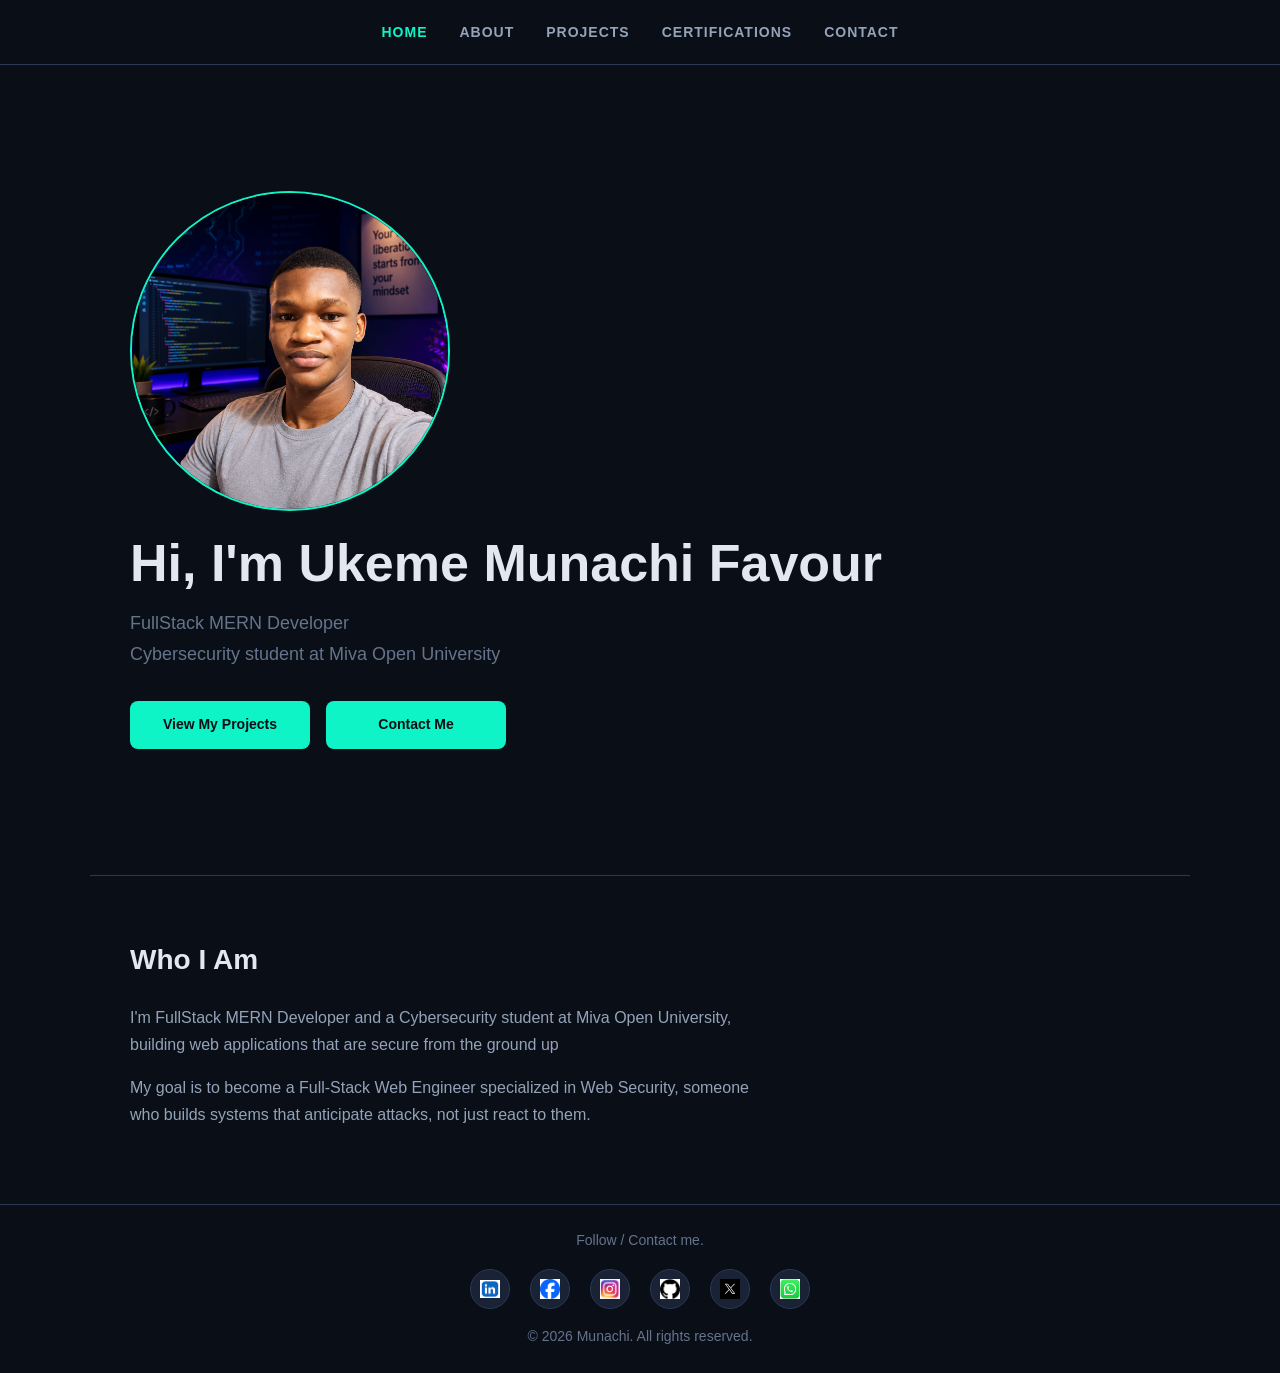
<file: index.html>
<!DOCTYPE html>
<html lang="en">
<head>
    <meta charset="UTF-8">
    <meta name="viewport" content="width=device-width, initial-scale=1.0">
    <title>Home</title>
    <link rel="preconnect" href="https://fonts.googleapis.com">
    <link rel="preconnect" href="https://fonts.gstatic.com" crossorigin>
    <link href="https://fonts.googleapis.com/css2?family=Inter:wght@400;500&family=JetBrains+Mono:wght@400;500&family=Space+Grotesk:wght@500;700&display=swap" rel="stylesheet">
    <link rel="stylesheet" href="css/index.css">
</head>
<body>

      <!-- NAVIGATION -->
    <header>
      <nav>
        <ul>
          <li><a href="index.html">Home</a></li>
          <li><a href="about.html">About</a></li>
          <li><a href="projects.html">Projects</a></li>
          <li><a href="certs.html">Certifications</a></li>
          <li><a href="contact.html">Contact</a></li>
        </ul>
      </nav>
    </header>

     <!-- HERO SECTION (main intro area) -->
    <main>
  <section class="hero container">
    <img src="images/profile.png" alt="A photo of Munachi" class="hero-image">
    <h1>Hi, I'm Ukeme Munachi Favour</h1>
    <p class="hero-tagline">
      <span> FullStack MERN Developer</span> <br>
      <span>Cybersecurity student at Miva Open University</span> <br>
    </p>

    <div class="hero-cta">
      <a href="projects.html" class="btn btn-solid">View My Projects</a>
      <a href="contact.html" class="btn">Contact Me</a>
    </div>
  </section>
 
  <section class="bio section container">
    <h2 class="section-heading">Who I Am</h2>
    <p>
    I'm FullStack MERN Developer and a Cybersecurity student at Miva Open University, building web applications that are secure from the ground up
  </p>
  <p style="margin-top: 1rem;">
    My goal is to become a Full-Stack Web Engineer specialized in Web Security, someone who builds systems that anticipate attacks, not
    just react to them.
  </p>
    
  </section>

 
</main>

    <!-- FOOTER -->
    <footer>
      
      <p>Follow / Contact me.</p>

       <div class="social-links">
    <a href="https://linkedin.com/in/munachi-ukeme-2389a8365" target="_blank" aria-label="LinkedIn">
      <img src="images/linkedin.png" alt="LinkedIn">
    </a>
    <a href="https://facebook.com/profile.php?id=61577318323288" target="_blank" aria-label="Facebook">
      <img src="images/facebook.png" alt="Facebook">
    </a>
    
    <a href="https://instagram.com/mooncode_dev/" target="_blank" aria-label="Instagram">
      <img src="images/instagram.png" alt="Instagram">
    </a>

    <a href="https://github.com/Munachi-ukeme" target="_blank" aria-label="GitHub">
      <img src="images/github.png" alt="GitHub">
    </a>

    <a href="https://x.com/MoonCodes2006" target="_blank" aria-label="X">
      <img src="images/x.png" alt="X">
    </a>

    <a href="https://wa.me/2349126664419" target="_blank" aria-label="WhatsApp" rel="noopener noreferrer">
    <img src="images/whatsapp.png" alt="WhatsApp">
  </a>
  </div>
   <p>&copy; 2026 Munachi. All rights reserved.</p>
    </footer>

    <nav class="bottom-nav">
  <a href="index.html">
    Home
  </a>
  <a href="about.html">
    About
  </a>
  <a href="projects.html">
    Projects
  </a>

  <a href="certs.html">
    Certs
  </a>
  
  <a href="contact.html">
    Contact
  </a>
</nav>

    <script src="js/script.js"></script>
    
</body>
</html>
</file>
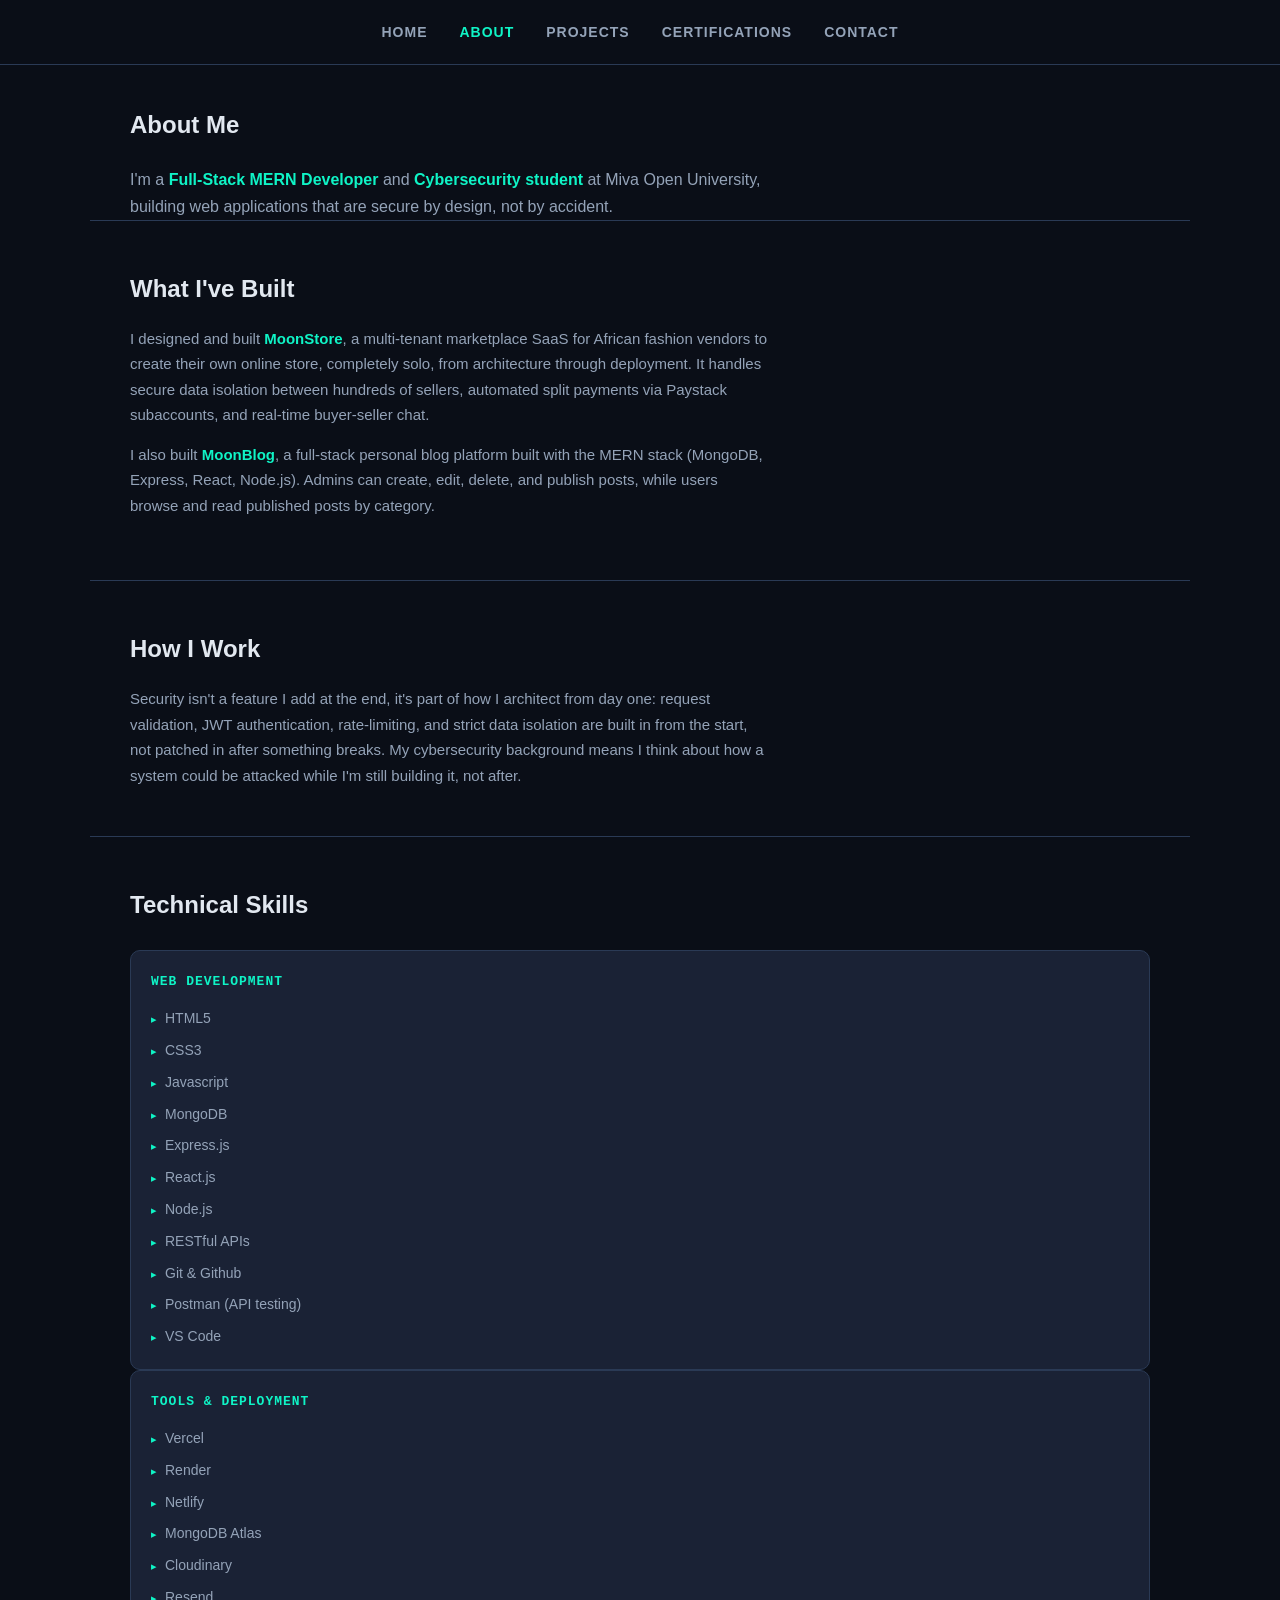
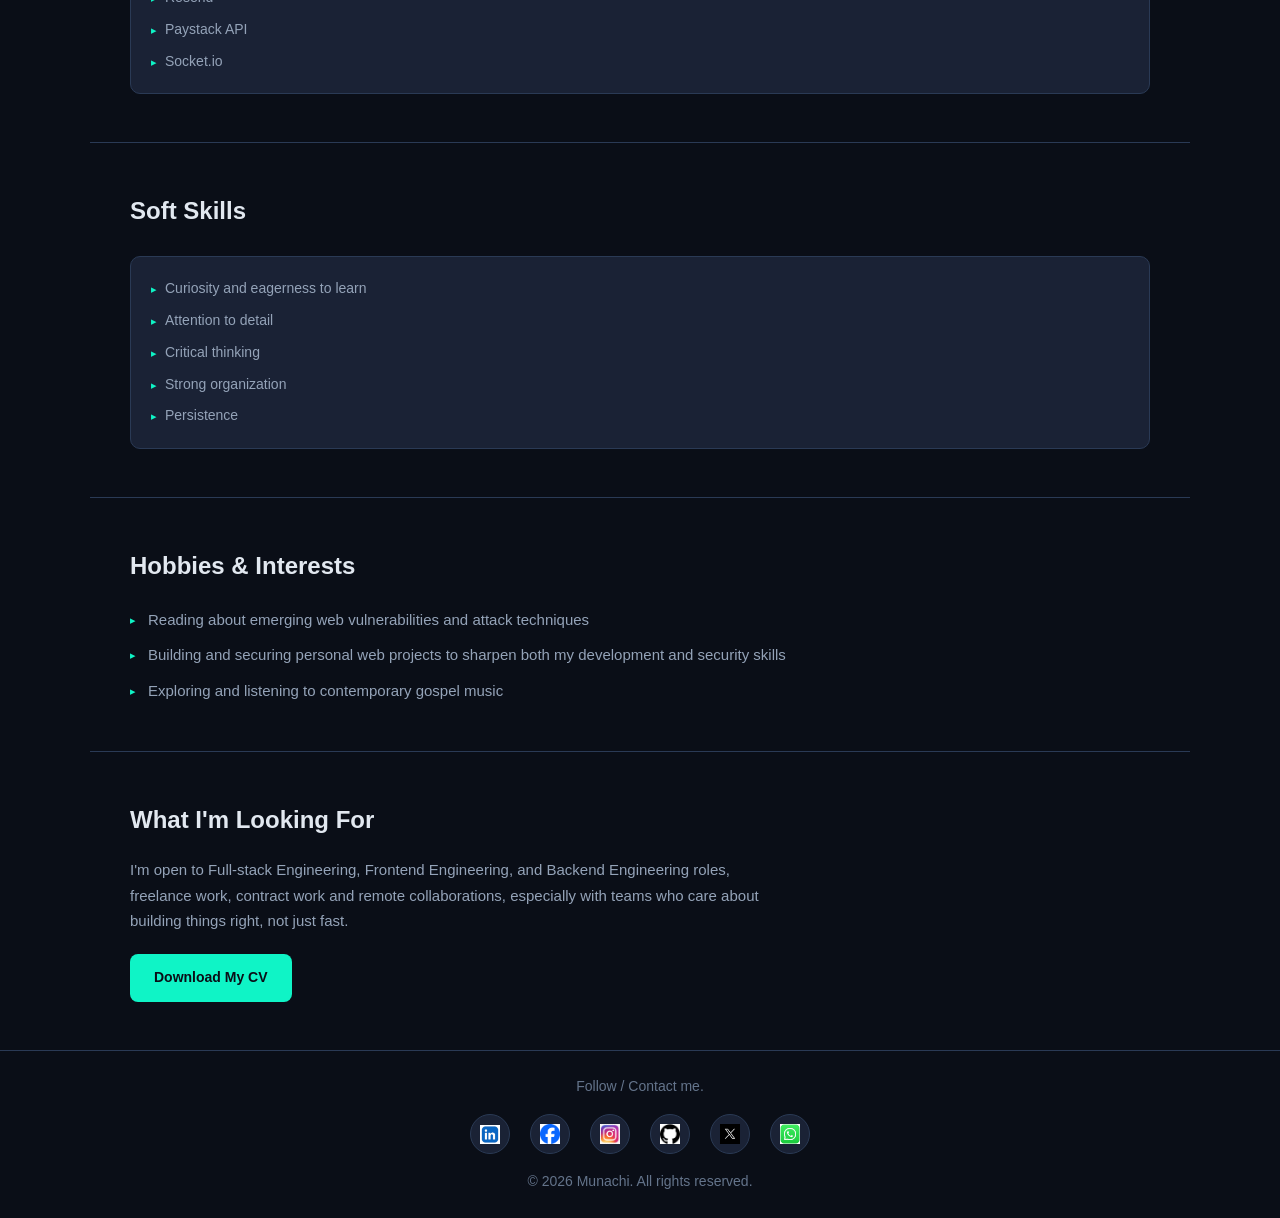
<file: about.html>
<!DOCTYPE html>
<html lang="en">
<head>
    <meta charset="UTF-8">
    <meta name="viewport" content="width=device-width, initial-scale=1.0">
    <title>About</title>
    <link rel="preconnect" href="https://fonts.googleapis.com">
    <link rel="preconnect" href="https://fonts.gstatic.com" crossorigin>
    <link href="https://fonts.googleapis.com/css2?family=Inter:wght@400;500&family=JetBrains+Mono:wght@400;500&family=Space+Grotesk:wght@500;700&display=swap" rel="stylesheet">
    <link rel="stylesheet" href="css/about.css">
</head>

<body>

    <header>
      <nav>
        <ul>
          <li><a href="index.html">Home</a></li>
          <li><a href="about.html">About</a></li>
          <li><a href="projects.html">Projects</a></li>
          <li><a href="certs.html">Certifications</a></li>
          <li><a href="contact.html">Contact</a></li>
        </ul>
      </nav>
    </header>


    <main>
<!-- WHO I AM + WHAT I DO -->
<section class="intro section container">
  <h1 class="aboutme">About Me</h1>
  <p>
    I'm a <strong>Full-Stack MERN Developer</strong> and
    <strong>Cybersecurity student</strong> at Miva Open University,
    building web applications that are secure by design, not by accident.
  </p>
</section>

<!-- WHAT I'VE BUILT -->
<section class="flagship section container">
  <h2>What I've Built</h2>
  <p>
    I designed and built <strong>MoonStore</strong>, a  multi-tenant marketplace SaaS  for African fashion vendors to create their own online store, completely solo, from
    architecture through deployment. It handles secure data isolation
    between hundreds of sellers, automated split payments via Paystack
    subaccounts, and real-time buyer-seller chat.
  </p>
<p>
  I also built <strong>MoonBlog</strong>, a full-stack personal blog
  platform built with the MERN stack (MongoDB, Express, React, Node.js).
  Admins can create, edit, delete, and publish posts, while users
  browse and read published posts by category.
</p>
</section>

<!-- HOW I WORK -->
<section class="approach section container">
  <h2>How I Work</h2>
  <p>
    Security isn't a feature I add at the end, it's part of how I
    architect from day one: request validation, JWT authentication,
    rate-limiting, and strict data isolation are built in from the start,
    not patched in after something breaks. My cybersecurity background
    means I think about how a system could be attacked while I'm still
    building it, not after.
  </p>
</section>

<!-- TECHNICAL SKILLS -->
<section class="skills">
  <h2>Technical Skills</h2>
  <div class="skill-group">
    <h3>Web Development</h3>
    <ul>
<li>HTML5</li>
<li>CSS3</li>
<li>Javascript </li>
      <li>MongoDB</li>
      <li>Express.js</li>
      <li>React.js</li>
      <li>Node.js</li>
      <li>RESTful APIs</li>
      <li>Git & Github</li>
      <li>Postman (API testing)</li>
      <li>VS Code</li>
    </ul>
  </div>

  <div class="skill-group">
  <h3>Tools & Deployment</h3>
  <ul>
    <li>Vercel</li>
    <li>Render</li>
    <li>Netlify</li>
    <li>MongoDB Atlas</li>
    <li>Cloudinary</li>
    <li>Resend</li>
    <li>Paystack API</li>
    <li>Socket.io</li>
  </ul>
</div>
</section>

<!-- SOFT SKILLS -->
<section class="skills">
  <h2>Soft Skills</h2>
  <div class="skill-group">
    <ul>
      <li>Curiosity and eagerness to learn</li>
      <li>Attention to detail</li>
      <li>Critical thinking</li>
      <li>Strong organization</li>
      <li>Persistence</li>
    </ul>
  </div>
</section>

<!-- HOBBIES & INTERESTS -->
<section class="hobbies">
  <h2>Hobbies & Interests</h2>
  <ul>
    <li>Reading about emerging web vulnerabilities and attack techniques</li>
    <li>Building and securing personal web projects to sharpen both my development and security skills</li>
    <li>Exploring and listening to contemporary gospel music</li>
  </ul>
</section>

<!-- LOOKING FOR + CONTACT -->
<section class="looking-for section container">
  <h2>What I'm Looking For</h2>
  <p>
    I'm open to Full-stack Engineering, Frontend Engineering, and Backend Engineering roles, freelance work, contract work and remote collaborations, especially with teams who care about
    building things right, not just fast.
  </p>
  <div class="cv-btn-wrapper">
    <a href="files/munachi-cv.pdf" download class="btn-download">
      Download My CV
    </a>
  </div>
</section>
    </main>

     <!-- FOOTER -->
    <footer>
      
<p>Follow / Contact me.</p>
       <div class="social-links">
    <a href="https://linkedin.com/in/munachi-ukeme-2389a8365" target="_blank" aria-label="LinkedIn">
      <img src="images/linkedin.png" alt="LinkedIn">
    </a>
    <a href="https://facebook.com/profile.php?id=61577318323288" target="_blank" aria-label="Facebook">
      <img src="images/facebook.png" alt="Facebook">
    </a>
    
    <a href="https://instagram.com/mooncode_dev/" target="_blank" aria-label="Instagram">
      <img src="images/instagram.png" alt="Instagram">
    </a>

    <a href="https://github.com/Munachi-ukeme" target="_blank" aria-label="GitHub">
      <img src="images/github.png" alt="GitHub">
    </a>

    <a href="https://x.com/MoonCodes2006" target="_blank" aria-label="X">
      <img src="images/x.png" alt="X">
    </a>

    <a href="https://wa.me/2349126664419" target="_blank" aria-label="WhatsApp" rel="noopener noreferrer">
    <img src="images/whatsapp.png" alt="WhatsApp">
  </a>
  </div>
   <p>&copy; 2026 Munachi. All rights reserved.</p>
    </footer>

    <nav class="bottom-nav">
  <a href="index.html">
    Home
  </a>
  <a href="about.html">
    About
  </a>
  <a href="projects.html">
    Projects
  </a>

  <a href="certs.html">
    Certs
  </a>

  <a href="contact.html">
    Contact
  </a>
</nav>

    <script src="js/script.js"></script>
    
</body>
</html>
</file>
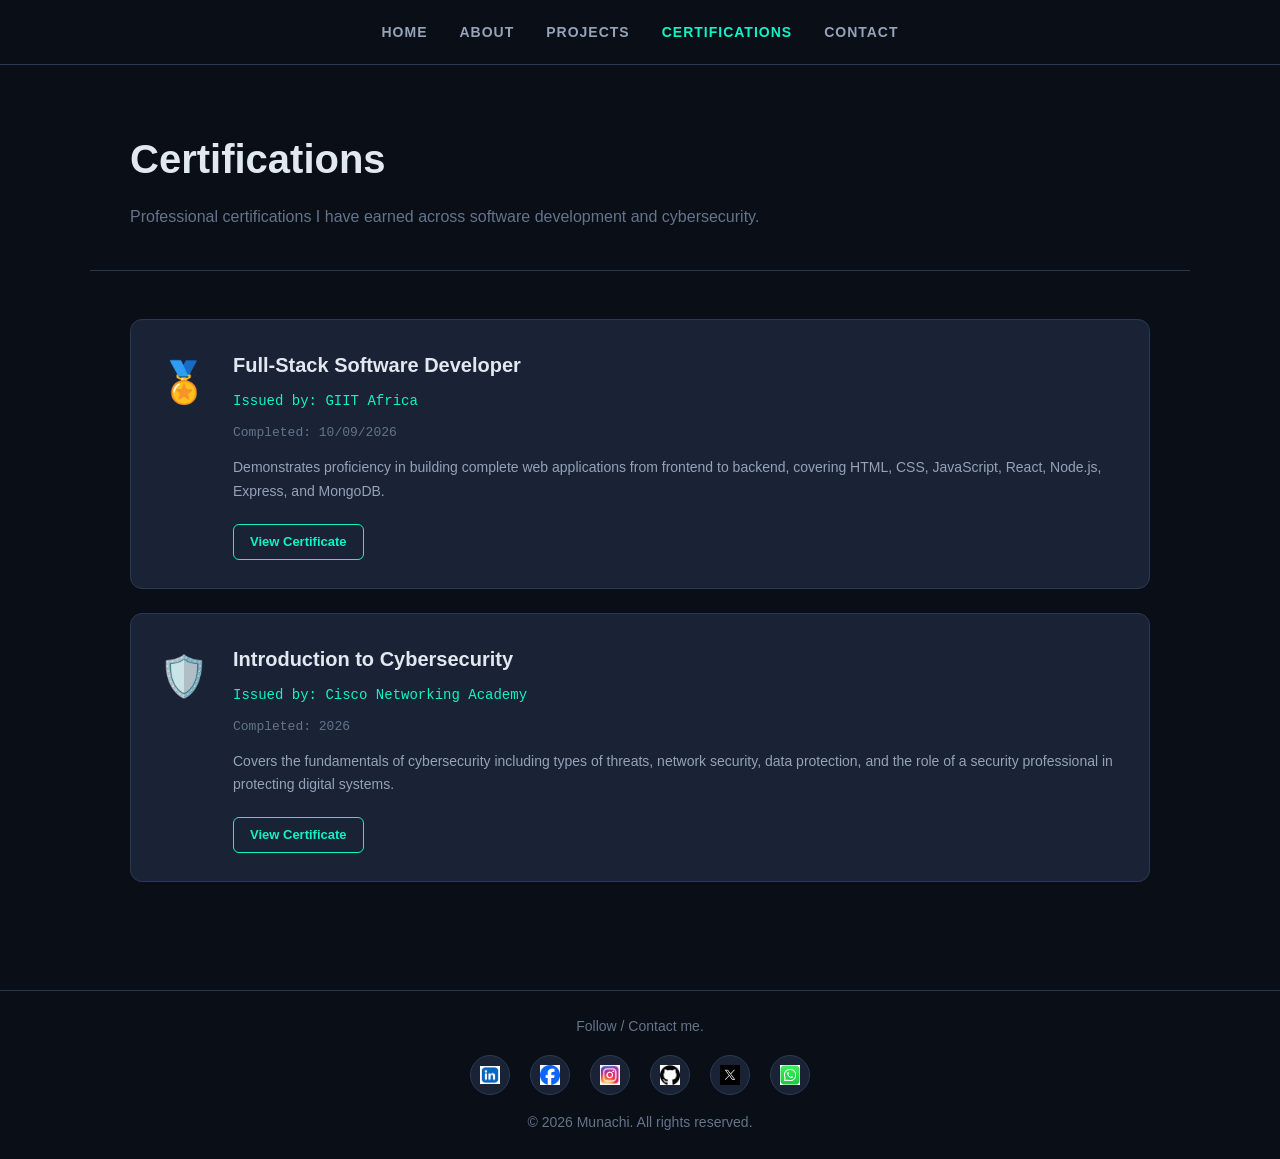
<file: certs.html>
<!DOCTYPE html>
<html lang="en">

  <head>
    <meta charset="UTF-8">
    <meta name="viewport" content="width=device-width, initial-scale=1.0">
    <title>Certifications | Munachi's Portfolio</title>
    <link rel="stylesheet" href="css/certs.css">
  </head>

  <body>

    <header>
      <nav>
        <ul>
          <li><a href="index.html">Home</a></li>
          <li><a href="about.html">About</a></li>
          <li><a href="projects.html">Projects</a></li>
          <li><a href="certs.html">Certifications</a></li>
          <li><a href="contact.html">Contact</a></li>
        </ul>
      </nav>
    </header>

    <main>

      <section class="page-intro">
        <h1>Certifications</h1>
        <p>Professional certifications I have earned across software development and cybersecurity.</p>
      </section>

      <section class="certs-grid">

        <!-- CERT 1 -->
        <div class="cert-card">
          <div class="cert-icon">🏅</div>
          <div class="cert-body">
            <h2>Full-Stack Software Developer</h2>
            <p class="cert-issuer">Issued by: GIIT Africa</p>
            <p class="cert-date">Completed: 10/09/2026</p>
            <p class="cert-desc">
              Demonstrates proficiency in building complete web applications
              from frontend to backend, covering HTML, CSS, JavaScript,
              React, Node.js, Express, and MongoDB.
            </p>
            <a href="files/fullstack-cert.pdf" target="_blank" class="btn-cert">
              View Certificate
            </a>
          </div>
        </div>

        <!-- CERT 2 -->
        <div class="cert-card">
          <div class="cert-icon">🛡️</div>
          <div class="cert-body">
            <h2>Introduction to Cybersecurity</h2>
            <p class="cert-issuer">Issued by: Cisco Networking Academy</p>
            <p class="cert-date">Completed: 2026</p>
            <p class="cert-desc">
              Covers the fundamentals of cybersecurity including types of
              threats, network security, data protection, and the role of
              a security professional in protecting digital systems.
            </p>
            <a href="files/cisco-cert.pdf" target="_blank" class="btn-cert">
              View Certificate
            </a>
          </div>
        </div>

      </section>

    </main>
<footer>
      
      <p>Follow / Contact me.</p>
       <div class="social-links">
    <a href="https://linkedin.com/in/munachi-ukeme-2389a8365" target="_blank" aria-label="LinkedIn">
      <img src="images/linkedin.png" alt="LinkedIn">
    </a>
    <a href="https://facebook.com/profile.php?id=61577318323288" target="_blank" aria-label="Facebook">
      <img src="images/facebook.png" alt="Facebook">
    </a>
    
    <a href="https://instagram.com/mooncode_dev/" target="_blank" aria-label="Instagram">
      <img src="images/instagram.png" alt="Instagram">
    </a>

    <a href="https://github.com/Munachi-ukeme" target="_blank" aria-label="GitHub">
      <img src="images/github.png" alt="GitHub">
    </a>

    <a href="https://x.com/MoonCodes2006" target="_blank" aria-label="X">
      <img src="images/x.png" alt="X">
    </a>

    <a href="https://wa.me/2349126664419" target="_blank" aria-label="WhatsApp" rel="noopener noreferrer">
    <img src="images/whatsapp.png" alt="WhatsApp">
  </a>
  </div>
   <p>&copy; 2026 Munachi. All rights reserved.</p>
    </footer>


      <nav class="bottom-nav">
  <a href="index.html">
    Home
  </a>
  <a href="about.html">
    About
  </a>

  <a href="projects.html">
    Projects
  </a>

  <a href="certs.html">
    Certs
  </a>

  <a href="contact.html">
    Contact
  </a>
</nav>

    <script src="js/script.js"></script>

  </body>

</html>
</file>
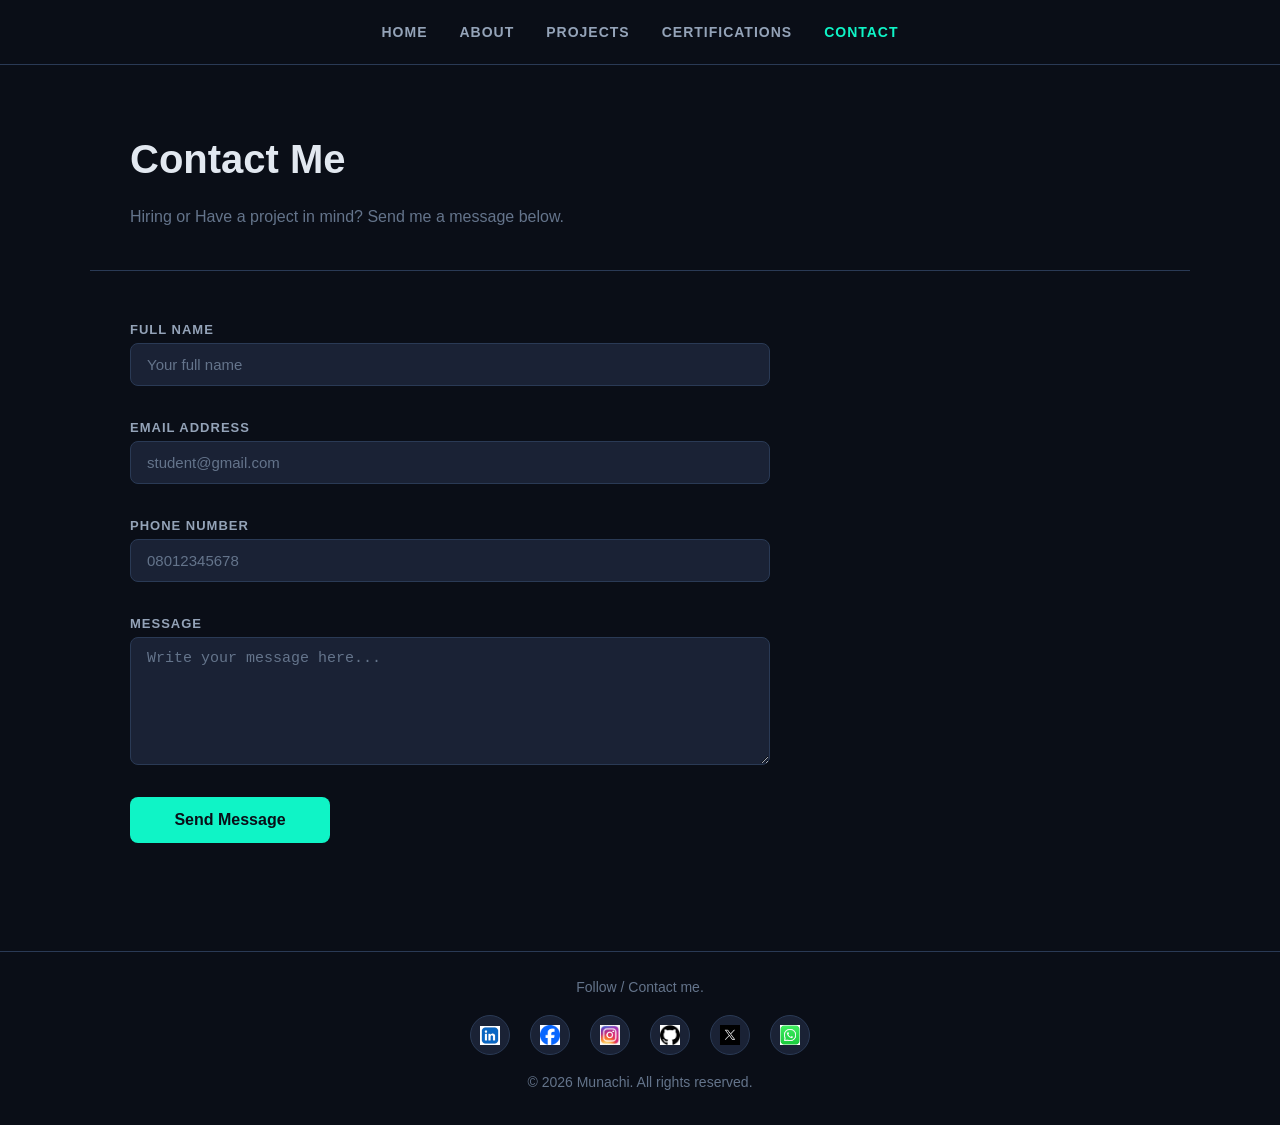
<file: contact.html>
<!DOCTYPE html>
<html lang="en">
<head>
    <meta charset="UTF-8">
    <meta name="viewport" content="width=device-width, initial-scale=1.0">
    <title>Contact</title>
    <link rel="preconnect" href="https://fonts.googleapis.com">
    <link rel="preconnect" href="https://fonts.gstatic.com" crossorigin>
    <link href="https://fonts.googleapis.com/css2?family=Inter:wght@400;500&family=JetBrains+Mono:wght@400;500&family=Space+Grotesk:wght@500;700&display=swap" rel="stylesheet">
    <link rel="stylesheet" href="css/contact.css">
</head>
<body>

    <header>
      <nav>
        <ul>
          <li><a href="index.html">Home</a></li>
          <li><a href="about.html">About</a></li>
          <li><a href="projects.html">Projects</a></li>
          <li><a href="certs.html">Certifications</a></li>
          <li><a href="contact.html">Contact</a></li>
        </ul>
      </nav>
    </header>

     <main>

      <section class="page-intro container">
        <h1>Contact Me</h1>
        <p>Hiring or Have a project in mind? Send me a message below.</p>
      </section>

       <section class="contact-section">

        <form id="contact-form" action="https://formspree.io/f/xgavlywy" method="POST" novalidate>

          <!-- NAME FIELD -->
          <div class="form-group">
            <label for="name">Full Name</label>
            <input
              type="text"
              id="name"
              name="name"
              placeholder="Your full name"
            >
            <span class="error-msg" id="name-error"></span>
          </div>


          <!-- EMAIL FIELD -->
          <div class="form-group">
            <label for="email">Email Address</label>
            <input
              type="email"
              id="email"
              name="email"
              placeholder="student@gmail.com"
            >
            <span class="error-msg" id="email-error"></span>
          </div>

           <!-- PHONE FIELD -->
          <div class="form-group">
            <label for="phone">Phone Number</label>
            <input
              type="tel"
              id="phone"
              name="phone"
              placeholder="08012345678"
            >
            <span class="error-msg" id="phone-error"></span>
          </div>

          <!-- MESSAGE FIELD -->
          <div class="form-group">
            <label for="message">Message</label>
            <textarea
              id="message"
              name="message"
              rows="6"
              placeholder="Write your message here..."
            ></textarea>
            <span class="error-msg" id="message-error"></span>
          </div>

          <button type="submit" id="submit-btn">Send Message</button>

           <!-- SUCCESS MESSAGE (hidden until form submits successfully) -->
          <p id="success-msg" class="success-msg">
            Your message has been sent successfully!
          </p>

        </form>
      </section>
    </main>

    <footer>
      
      <p>Follow / Contact me.</p>
       <div class="social-links">
    <a href="https://linkedin.com/in/munachi-ukeme-2389a8365" target="_blank" aria-label="LinkedIn">
      <img src="images/linkedin.png" alt="LinkedIn">
    </a>
    <a href="https://facebook.com/profile.php?id=61577318323288" target="_blank" aria-label="Facebook">
      <img src="images/facebook.png" alt="Facebook">
    </a>
    
    <a href="https://instagram.com/mooncode_dev/" target="_blank" aria-label="Instagram">
      <img src="images/instagram.png" alt="Instagram">
    </a>

    <a href="https://github.com/Munachi-ukeme" target="_blank" aria-label="GitHub">
      <img src="images/github.png" alt="GitHub">
    </a>

    <a href="https://x.com/MoonCodes2006" target="_blank" aria-label="X">
      <img src="images/x.png" alt="X">
    </a>

    <a href="https://wa.me/2349126664419" target="_blank" aria-label="WhatsApp" rel="noopener noreferrer">
    <img src="images/whatsapp.png" alt="WhatsApp">
  </a>
  </div>
   <p>&copy; 2026 Munachi. All rights reserved.</p>
    </footer>

    <nav class="bottom-nav">
  <a href="index.html">
    Home
  </a>
  <a href="about.html">
    About
  </a>
  <a href="projects.html">
    Projects
  </a>

  <a href="certs.html">
    Certs
  </a>

  <a href="contact.html">
    Contact
  </a>
</nav>

    <script src="js/script.js"></script>
</body>
</html>
</file>
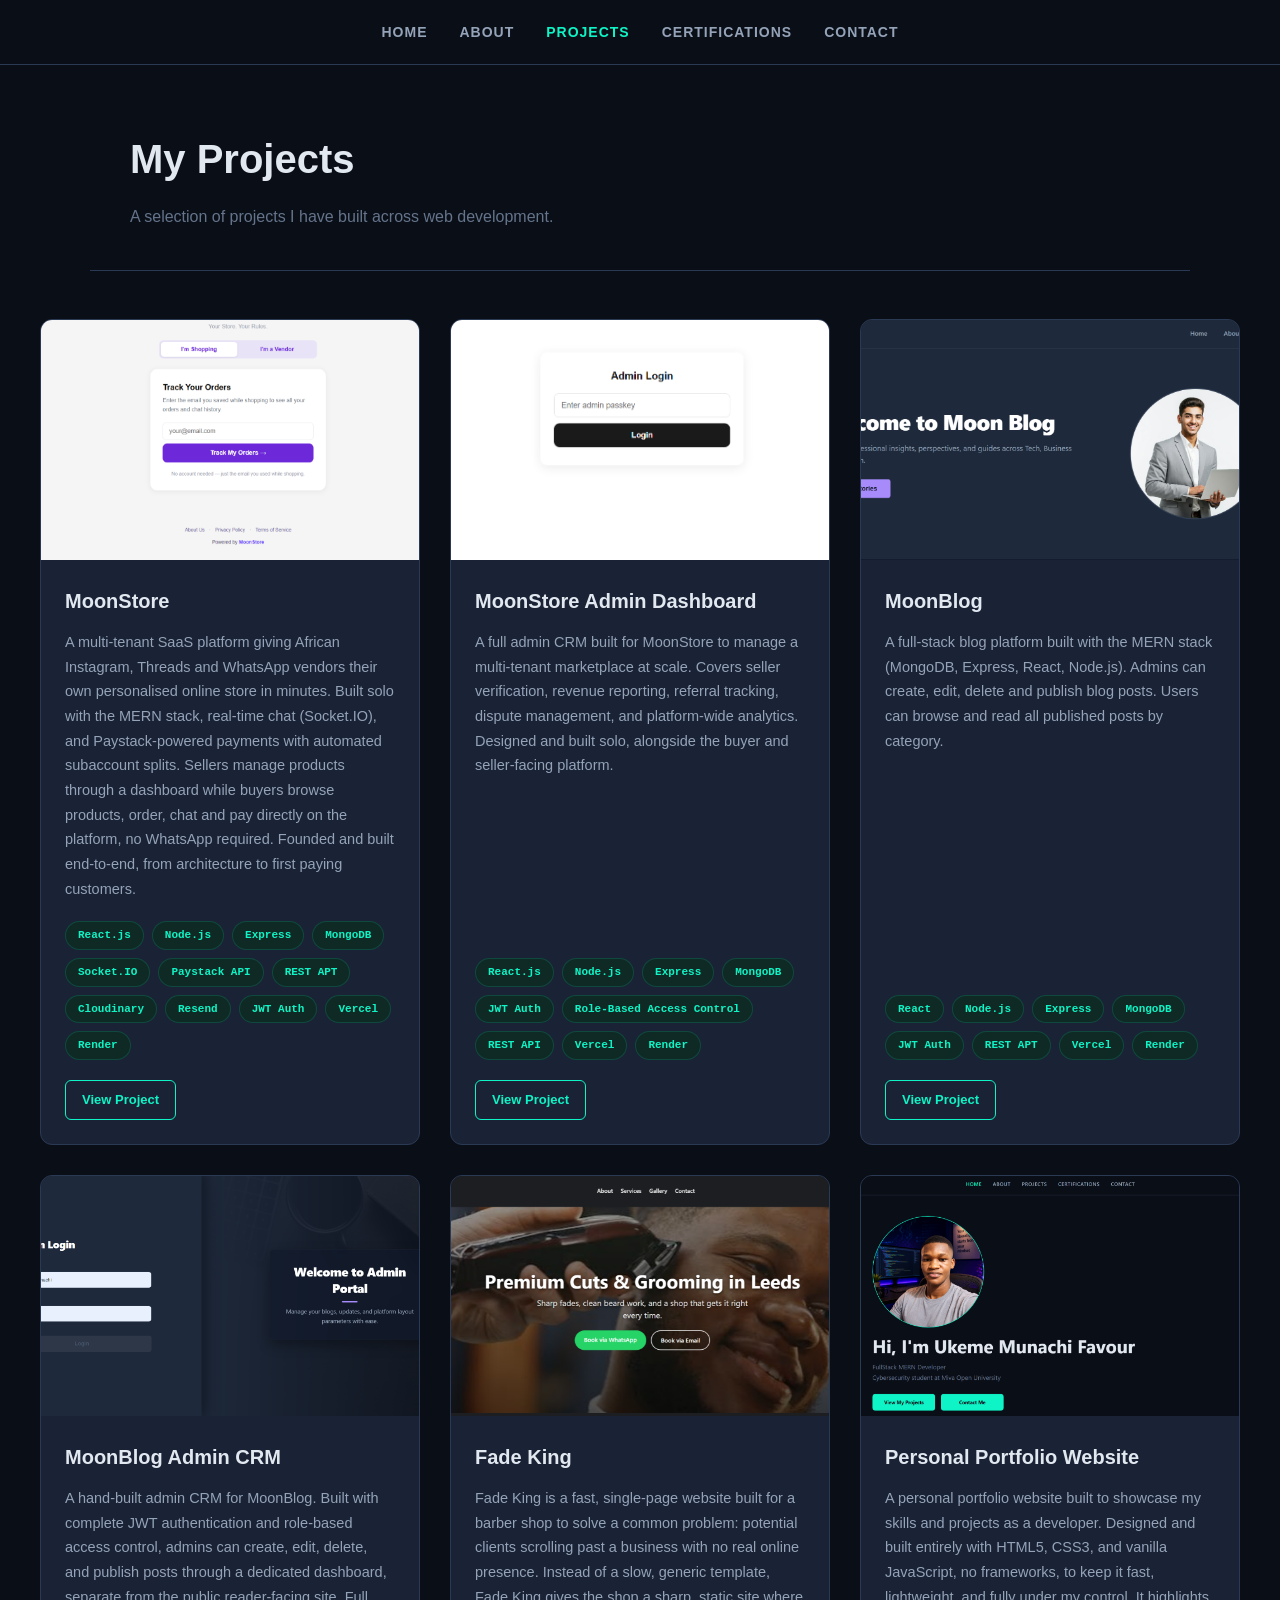
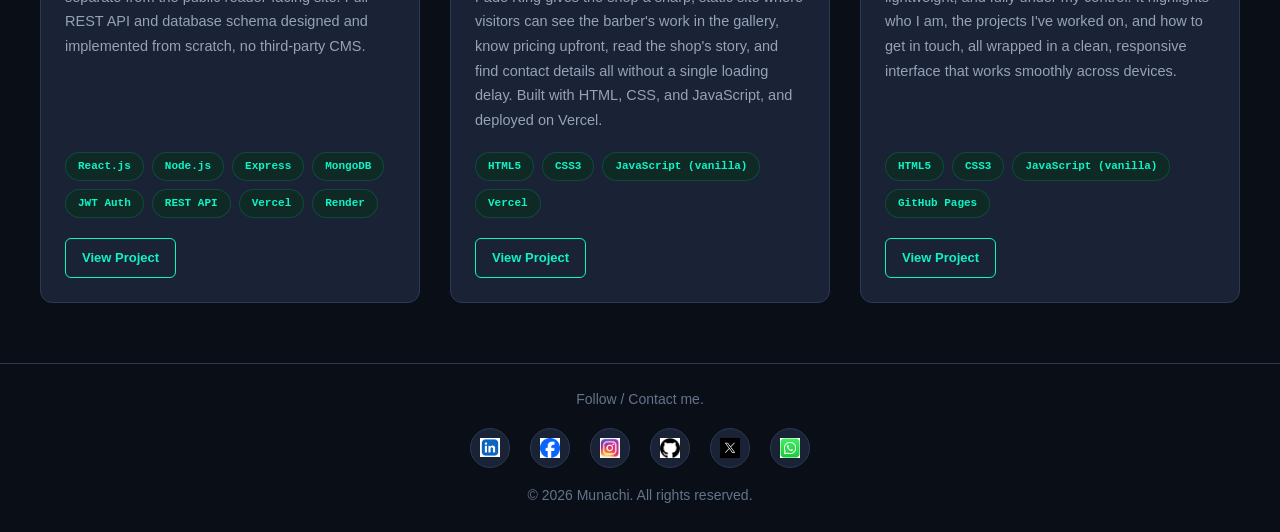
<file: projects.html>
<!DOCTYPE html>
<html lang="en">
<head>
    <meta charset="UTF-8">
    <meta name="viewport" content="width=device-width, initial-scale=1.0">
    <title>Projects</title>
    <link rel="preconnect" href="https://fonts.googleapis.com">
    <link rel="preconnect" href="https://fonts.gstatic.com" crossorigin>
    <link href="https://fonts.googleapis.com/css2?family=Inter:wght@400;500&family=JetBrains+Mono:wght@400;500&family=Space+Grotesk:wght@500;700&display=swap" rel="stylesheet">
    <link rel="stylesheet" href="css/projects.css">
</head>
<body>

    <header>
      <nav>
        <ul>
          <li><a href="index.html">Home</a></li>
          <li><a href="about.html">About</a></li>
          <li><a href="projects.html">Projects</a></li>
          <li><a href="certs.html">Certifications</a></li>
          <li><a href="contact.html">Contact</a></li>
        </ul>
      </nav>
    </header>


     <main>

      <section class="page-intro container">
        <h1>My Projects</h1>
        <p>A selection of projects I have built across web development.</p>
      </section>

      <section class="projects-grid">

        <!-- PROJECT 1 -->
        <div class="card">
          <img src="images/moonstore.png" alt="Screenshot of a REST API project">
          <div class="card-body">
            <h2>MoonStore</h2> 
            <p>
              A multi-tenant SaaS platform giving African Instagram, Threads and WhatsApp vendors their own personalised online store in minutes. Built solo with the MERN stack, real-time chat (Socket.IO), and Paystack-powered payments with automated subaccount splits. Sellers manage products through a dashboard while buyers browse products, order, chat and pay directly on the platform, no WhatsApp required. Founded and built end-to-end, from architecture to first paying customers.
            </p>
            <ul class="tech-tags">
              <li>React.js</li>
              <li>Node.js</li>
              <li>Express</li>
              <li>MongoDB</li>
              <li>Socket.IO</li>
              <li>Paystack API</li>
              <li>REST APT</li>
              <li>Cloudinary</li>
              <li>Resend</li>
              <li>JWT Auth</li>
              <li>Vercel</li>
              <li>Render</li>
            </ul>
            <a href="https://moonstore.ng" class="btn">View Project</a>
          </div>
        </div>

        <!-- PROJECT 4 -->
<div class="card">
  <img src="images/moonstore-crm.png" alt="Screenshot of the MoonStore admin dashboard">
  <div class="card-body">
    <h2>MoonStore Admin Dashboard</h2>
    <p>
      A full admin CRM built for MoonStore to manage a multi-tenant marketplace at scale. Covers seller verification, revenue reporting, referral tracking, dispute management, and platform-wide analytics. Designed and built solo, alongside the buyer and seller-facing platform.
    </p>
    <ul class="tech-tags">
      <li>React.js</li>
      <li>Node.js</li>
      <li>Express</li>
      <li>MongoDB</li>
      <li>JWT Auth</li>
      <li>Role-Based Access Control</li>
      <li>REST API</li>
      <li>Vercel</li>
      <li>Render</li>
    </ul>
    <a href="https://www.moonstore.ng/admin/login" class="btn">View Project</a>
  </div>
</div>

        <!-- PROJECT 2 -->
        <div class="card">
          <img src="images/moonblog.png" alt="Screenshot of a React dashboard">
          <div class="card-body">
            <h2>MoonBlog</h2>
            <p>
              A full-stack blog platform built with the MERN stack (MongoDB, Express, React, Node.js). Admins can create, edit, delete and publish blog posts. Users can browse and read all published posts by category. 
            </p>
            <ul class="tech-tags">
              <li>React</li>
              <li>Node.js</li>
              <li>Express</li>
              <li>MongoDB</li>
              <li>JWT Auth</li>
              <li>REST APT</li>
              <li>Vercel</li>
              <li>Render</li>
            </ul>
            <a href="https://moonblog-beta.vercel.app" class="btn">View Project</a>
          </div>
        </div>

        <!-- PROJECT 3 -->
<div class="card">
  <img src="images/moonblog-crm.png" alt="Screenshot of the MoonBlog admin CRM dashboard">
  <div class="card-body">
    <h2>MoonBlog Admin CRM</h2>
    <p>
      A hand-built admin CRM for MoonBlog. Built with complete JWT authentication and role-based access control, admins can create, edit, delete, and publish posts through a dedicated dashboard, separate from the public reader-facing site. Full REST API and database schema designed and implemented from scratch, no third-party CMS.
    </p>
    <ul class="tech-tags">
      <li>React.js</li>
      <li>Node.js</li>
      <li>Express</li>
      <li>MongoDB</li>
      <li>JWT Auth</li>
      <li>REST API</li>
      <li>Vercel</li>
      <li>Render</li>
    </ul>
    <a href="https://moonblog-beta.vercel.app/adminpage" class="btn">View Project</a>
  </div>
</div>

        <!-- PROJECT 3 -->
        <div class="card">
          <img src="images/fadeking.png" alt="Screenshot of portfolio website">
          <div class="card-body">
            <h2>Fade King</h2>
            <p>
              Fade King is a fast, single-page website built for a barber shop to solve a common problem: potential clients scrolling past a business with no real online presence. Instead of a slow, generic template, Fade King gives the shop a sharp, static site where visitors can see the barber's work in the gallery, know pricing upfront, read the shop's story, and find contact details all without a single loading delay. Built with HTML, CSS, and JavaScript, and deployed on Vercel.
            </p>
            <ul class="tech-tags">
              <li>HTML5</li>
              <li>CSS3</li>
              <li>JavaScript (vanilla)</li>
              <li>Vercel</li>
            </ul>
            <a href="https://client-webservice.vercel.app" class="btn">View Project</a>
          </div>
        </div>

        <!-- PROJECT 4 -->
        <div class="card">
          <img src="images/portfolio.png" alt="Screenshot of portfolio website">
          <div class="card-body">
            <h2>Personal Portfolio Website</h2>
            <p>
              A personal portfolio website built to showcase my skills and projects as a developer. Designed and built entirely with HTML5, CSS3, and vanilla JavaScript, no frameworks, to keep it fast, lightweight, and fully under my control. It highlights who I am, the projects I've worked on, and how to get in touch, all wrapped in a clean, responsive interface that works smoothly across devices.
            </p>
            <ul class="tech-tags">
              <li>HTML5</li>
              <li>CSS3</li>
              <li>JavaScript (vanilla)</li>
              <li>GitHub Pages</li>
            </ul>
            <a href="#" class="btn">View Project</a>
          </div>
        </div>

      </section>

    </main>

    <footer>
     
      <p>Follow / Contact me.</p>
       <div class="social-links">
    <a href="https://linkedin.com/in/munachi-ukeme-2389a8365" target="_blank" aria-label="LinkedIn">
      <img src="images/linkedin.png" alt="LinkedIn">
    </a>
    <a href="https://facebook.com/profile.php?id=61577318323288" target="_blank" aria-label="Facebook">
      <img src="images/facebook.png" alt="Facebook">
    </a>
    
    <a href="https://instagram.com/mooncode_dev/" target="_blank" aria-label="Instagram">
      <img src="images/instagram.png" alt="Instagram">
    </a>

    <a href="https://github.com/Munachi-ukeme" target="_blank" aria-label="GitHub">
      <img src="images/github.png" alt="GitHub">
    </a>

    <a href="https://x.com/MoonCodes2006" target="_blank" aria-label="X">
      <img src="images/x.png" alt="X">
    </a>

   <a href="https://wa.me/2349126664419" target="_blank" aria-label="WhatsApp" rel="noopener noreferrer">
    <img src="images/whatsapp.png" alt="WhatsApp">
  </a>

  </div>
   <p>&copy; 2026 Munachi. All rights reserved.</p>
    </footer>

    <nav class="bottom-nav">
  <a href="index.html">
    Home
  </a>
  <a href="about.html">
    About
  </a>
  <a href="projects.html">
    Projects
  </a>

  <a href="certs.html">
    Certs
  </a>

  <a href="contact.html">
    Contact
  </a>
</nav>

    <script src="js/script.js"></script>
    
</body>
</html>
</file>
<file: css/index.css>
* {
    margin: 0;
    padding: 0;
    box-sizing: border-box;
}

body {
    background-color: #0a0e17;
    color: #e2e8f0;
    font-family: 'Segoe UI', sans-serif;
    font-size: 16px;
    line-height: 1.7;
}

a {
    text-decoration: none;
    color: inherit;
}

ul {
    list-style: none;
}

img {
    max-width: 100%;
    display: block;
}

/* ==========================================================================
   💎 TOP NAVBAR (PERFECTLY CENTERED ON DESKTOP)
   ========================================================================== */
header {
    background-color: #0a0e17;
    border-bottom: 1px solid #2a3a55;
    padding: 0 40px;
    height: 65px;
    display: flex;
    align-items: center;
    justify-content: center; /* 💎 Centers child structural wrappers horizontally */
    position: sticky;
    top: 0;
    z-index: 50;
    width: 100%;
}

header nav {
    display: flex;
    justify-content: center; /* 💎 Forces list items dead-center horizontally */
    align-items: center;
    width: 100%;
}

header nav ul {
    display: flex;
    gap: 32px;
    margin: 0; /* 💎 Cleaned out auto-margin blocks that collapse containers */
    padding: 0;
}

header nav a {
    font-size: 14px;
    font-weight: 600; /* Higher structural pixel weight for dark mode */
    color: #94a3b8;  /* Enhanced silver gray contrast color matching your motif */
    text-transform: uppercase;
    letter-spacing: 1px;
}

header nav a:hover,
header nav a.active {
    color: #0ff4c6;
}

/* ==========================================================================
   💎 LAYOUT CONTAINERS
   ========================================================================== */
.page-intro,
.education,
.aspirations,
.skills,
.hobbies,
.certs-grid,
.projects-grid,
.contact-section,
.hero,
.bio {
    max-width: 1100px;
    margin-left: auto;
    margin-right: auto;
    width: 100%;
}

/* BOTTOM NAV - hidden on desktop */
.bottom-nav {
    display: none;
}

/* ==========================================================================
   💎 HERO VIEWPORT
   ========================================================================== */
.hero {
    min-height: 90vh;
    display: flex;
    flex-direction: column;
    justify-content: center;
    padding: 60px 40px;
}

.hero-image {
    width: 320px;
    height: 320px;
    border-radius: 50%;
    object-fit: cover;
    border: 2px solid #0ff4c6;
    margin-bottom: 24px;
}

.hero-eyebrow {
    font-size: 13px;
    color: #0ff4c6;
    letter-spacing: 2px;
    text-transform: uppercase;
    margin-bottom: 12px;
    font-family: monospace;
}

.hero h1 {
    font-size: 52px;
    font-weight: 700;
    color: #e2e8f0;
    line-height: 1.1;
    margin-bottom: 16px;
}

@keyframes blink {
    0%, 100% { opacity: 1; }
    50% { opacity: 0; }
}

.hero-tagline {
    font-size: 18px;
    color: #64748b;
    margin-bottom: 32px;
}

.hero-cta {
    display: flex;
    gap: 16px;
    align-items: center;
}

.btn-solid {
    background-color: #0ff4c6;
    color: #0a0e17;
    font-weight: 700;
    font-size: 14px;
    padding: 12px 24px;
    border-radius: 8px;
    display: inline-block;
    width: 180px;
    text-align: center;
}
.btn {
    background-color: #0ff4c6;
    color: #0a0e17;
    font-weight: 700;
    font-size: 14px;
    padding: 12px 24px;
    border-radius: 8px;
    display: inline-block;
    width: 180px;
    text-align: center;
}

.btn-solid:hover {
    background-color: #0bb89a;
}

.btn-outline {
    background-color: transparent;
    color: #0ff4c6;
    font-weight: 600;
    font-size: 14px;
    padding: 12px 24px;
    border-radius: 8px;
    border: 1px solid #0ff4c6;
    display: inline-block;
    text-align: center;
}

.btn-outline:hover {
    background-color: #0ff4c6;
    color: #0a0e17;
}

/* ==========================================================================
   💎 BIO SECTION
   ========================================================================== */
.bio {
    padding: 60px 40px;
    border-top: 1px solid #2a3a55;
}

.bio h2 {
    font-size: 28px;
    font-weight: 700;
    color: #e2e8f0;
    margin-bottom: 20px;
}

.bio p {
    font-size: 16px;
    color: #94a3b8;
    max-width: 640px;
    margin-bottom: 16px;
}

/* ==========================================================================
   💎 GLOBAL FOOTER BLOCKS
   ========================================================================== */
footer {
    border-top: 1px solid #2a3a55;
    padding: 24px 40px;
    text-align: center;
    display: flex;
    flex-direction: column;
    align-items: center;
    gap: 16px;
}

footer p {
    color: #64748b;
    font-size: 14px;
}

.social-links {
    display: flex;
    gap: 20px;
    align-items: center;
}

.social-links a {
    display: flex;
    align-items: center;
    justify-content: center;
    width: 40px;
    height: 40px;
    border-radius: 50%;
    background-color: #1a2235;
    border: 1px solid #2a3a55;
    transition: border-color 0.25s;
}

.social-links a:hover {
    border-color: #0ff4c6;
}

.social-links img {
    width: 20px;
    height: 20px;
    object-fit: contain;
}

.cv-btn-wrapper {
    display: flex;
    justify-content: center;
    margin-top: 5px;
    margin-bottom: 5px;
}

.btn-download {
    display: inline-block;
    background-color: #0ff4c6;
    color: #0a0e17;
    font-size: 14px;
    font-weight: 700;
    padding: 12px 24px;
    border-radius: 8px;
    border: none;
    cursor: pointer;
    text-decoration: none;
    font-family: 'Segoe UI', sans-serif;
}

.btn-download:hover {
    background-color: #0bb89a;
}

/* ==========================================================================
   📱 MOBILE RESPONSIVE MEDIA QUERIES
   ========================================================================== */
@media (max-width: 768px) {
    header {
        display: none;
    }

    .bottom-nav {
        display: flex;
        position: fixed;
        bottom: 0;
        left: 0;
        right: 0;
        height: 65px;
        background-color: #0f172a; 
        border-top: 1px solid #1e293b;
        justify-content: space-around;
        align-items: center;
        z-index: 50;
        padding-bottom: env(safe-area-inset-bottom, 0px);
        height: calc(65px + env(safe-area-inset-bottom, 0px)); 
    }

    .bottom-nav a {
        display: flex;
        flex-direction: column;
        align-items: center;
        gap: 4px;
        color: #94a3b8; 
        font-size: 11px; 
        font-weight: 700; 
        text-transform: uppercase;
        letter-spacing: 0.05em; 
        text-decoration: none; 
        flex: 1;
        padding: 8px 0;
    }

    .bottom-nav a.active,
    .bottom-nav a:hover {
        color: #38bdf8; 
    }

    body {
        padding-bottom: 72px;
    }

    .hero {
        padding: 40px 20px;
        min-height: auto;
    }

    .hero h1 {
        font-size: 32px;
    }

    .hero-image {
        width: 110px;
        height: 110px;
    }

    .hero-cta {
        display: flex;
        flex-direction: row;  
        gap: 15px;   
        align-items: stretch;
    }

    .hero-cta .btn-solid {
        white-space: nowrap; 
    }

    .bio {
        padding: 40px 20px;
    }

    footer {
        border-top: 1px solid #2a3a55;
        padding: 24px 40px;
        text-align: center;
        display: flex;
        flex-direction: column;
        align-items: center;
        gap: 16px;
    }

    footer p {
        color: #64748b;
        font-size: 14px;
    }

    .social-links {
        display: flex;
        gap: 20px;
        align-items: center;
    }

    .social-links a {
        display: flex;
        align-items: center;
        justify-content: center;
        width: 40px;
        height: 40px;
        border-radius: 50%;
        background-color: #1a2235;
        border: 1px solid #2a3a55;
        transition: border-color 0.25s;
    }

    .social-links a:hover {
        border-color: #0ff4c6;
    }

    .social-links img {
        width: 20px;
        height: 20px;
        object-fit: contain;
    }
}
</file>
<file: css/about.css>
* {
    margin: 0;
    padding: 0;
    box-sizing: border-box;
}

.page-intro,
.education,
.aspirations,
.skills,
.hobbies,
.certs-grid,
.projects-grid,
.planner,
.contact-section,
.hero,
.bio,
.intro,
.flagship,
.approach,
.looking-for {
    max-width: 1100px;
    margin-left: auto;
    margin-right: auto;
}

.aboutme{
    margin-bottom: 20px;
}

body {
    background-color: #0a0e17;
    color: #e2e8f0;
    font-family: 'Segoe UI', sans-serif;
    font-size: 16px;
    line-height: 1.7;
}

a {
    text-decoration: none;
    color: inherit;
}

ul {
    list-style: none;
}

img {
    max-width: 100%;
    display: block;
}

/* ==========================================================================
   💎 TOP NAVBAR (PERFECTLY CENTERED ON DESKTOP)
   ========================================================================== */
header {
    background-color: #0a0e17;
    border-bottom: 1px solid #2a3a55;
    padding: 0 40px;
    height: 65px;
    display: flex;
    align-items: center;
    justify-content: center; /* 💎 Centers child items dead-center horizontally */
    position: sticky;
    top: 0;
    z-index: 50;
    width: 100%;
}

header nav {
    display: flex;
    justify-content: center;
    align-items: center;
    width: 100%;
}

header nav ul {
    display: flex;
    gap: 32px;
    margin: 0; /* Cleaned out auto margin hacks that collapse containers */
    padding: 0;
}

header nav a {
    font-size: 14px;
    font-weight: 600; /* Boosted for sharp tech contrast legibility */
    color: #94a3b8;  /* Higher contrast silver matching premium portfolio assets */
    text-transform: uppercase;
    letter-spacing: 1px;
}

header nav a:hover,
header nav a.active {
    color: #0ff4c6;
}

/* BOTTOM NAV - hidden on desktop */
.bottom-nav {
    display: none;
}

/* PAGE INTRO */

/* INTRO */
.intro {
    padding: 40px 40px 0;
}

.intro p {
    font-size: 16px;
    color: #94a3b8;
    max-width: 640px;
}

.intro strong {
    color: #0ff4c6;
    font-weight: 600;
}

/* FLAGSHIP */
.flagship {
    padding: 0 40px 48px;
    border-top: 1px solid #2a3a55;
    padding-top: 48px;
}

.flagship h2 {
    font-size: 24px;
    font-weight: 700;
    color: #e2e8f0;
    margin-bottom: 16px;
}

.flagship p {
    font-size: 15px;
    color: #94a3b8;
    max-width: 640px;
    margin-bottom: 14px;
}

.flagship strong {
    color: #0ff4c6;
    font-weight: 600;
}

/* APPROACH */
.approach {
    padding: 0 40px 48px;
    border-top: 1px solid #2a3a55;
    padding-top: 48px;
}

.approach h2 {
    font-size: 24px;
    font-weight: 700;
    color: #e2e8f0;
    margin-bottom: 16px;
}

.approach p {
    font-size: 15px;
    color: #94a3b8;
    max-width: 640px;
}

/* LOOKING FOR */
.looking-for {
    padding: 48px 40px;
    border-top: 1px solid #2a3a55;
}

.looking-for h2 {
    font-size: 24px;
    font-weight: 700;
    color: #e2e8f0;
    margin-bottom: 16px;
}

.looking-for p {
    font-size: 15px;
    color: #94a3b8;
    max-width: 640px;
    margin-bottom: 20px;
}

.cv-btn-wrapper {
    margin-top: 8px;
}

.btn-download {
    display: inline-block;
    padding: 12px 24px;
    background-color: #0ff4c6;
    color: #0a0e17;
    font-weight: 600;
    font-size: 14px;
    border-radius: 8px;
    transition: opacity 0.25s;
}

.btn-download:hover {
    opacity: 0.85;
}

/* SKILLS */
.skills {
    padding: 48px 40px;
    border-top: 1px solid #2a3a55;
}

.skills h2 {
    font-size: 24px;
    font-weight: 700;
    color: #e2e8f0;
    margin-bottom: 24px;
}

.skills-grid {
    display: flex;
    gap: 16px;
    flex-wrap: wrap;
}

.skill-group {
    background-color: #1a2235;
    border: 1px solid #2a3a55;
    border-radius: 10px;
    padding: 20px;
    min-width: 200px;
    flex: 1;
}

.skill-group h3 {
    font-size: 13px;
    font-weight: 700;
    color: #0ff4c6;
    text-transform: uppercase;
    letter-spacing: 1px;
    margin-bottom: 14px;
    font-family: monospace;
}

.skill-group ul {
    display: flex;
    flex-direction: column;
    gap: 8px;
}

.skill-group li {
    font-size: 14px;
    color: #94a3b8;
    padding-left: 14px;
    position: relative;
}

.skill-group li::before {
    content: '▸';
    position: absolute;
    left: 0;
    color: #0ff4c6;
    font-size: 11px;
    top: 3px;
}

/* HOBBIES */
.hobbies {
    padding: 48px 40px;
    border-top: 1px solid #2a3a55;
}

.hobbies h2 {
    font-size: 24px;
    font-weight: 700;
    color: #e2e8f0;
    margin-bottom: 20px;
}

.hobbies ul {
    display: flex;
    flex-direction: column;
    gap: 10px;
}

.hobbies li {
    font-size: 15px;
    color: #94a3b8;
    padding-left: 18px;
    position: relative;
}

.hobbies li::before {
    content: '▸';
    position: absolute;
    left: 0;
    color: #0ff4c6;
    font-size: 11px;
    top: 4px;
}

/* FOOTER */
footer {
    border-top: 1px solid #2a3a55;
    padding: 24px 40px;
    text-align: center;
    display: flex;
    flex-direction: column;
    align-items: center;
    gap: 16px;
}

footer p {
    color: #64748b;
    font-size: 14px;
}

.social-links {
    display: flex;
    gap: 20px;
    align-items: center;
}

.social-links a {
    display: flex;
    align-items: center;
    justify-content: center;
    width: 40px;
    height: 40px;
    border-radius: 50%;
    background-color: #1a2235;
    border: 1px solid #2a3a55;
    transition: border-color 0.25s;
}

.social-links a:hover {
    border-color: #0ff4c6;
}

.social-links img {
    width: 20px;
    height: 20px;
    object-fit: contain;
}

/* ==========================================================================
   📱 MOBILE RESPONSIVE MEDIA QUERIES
   ========================================================================== */
@media (max-width: 768px) {
    header {
        display: none;
    }

    .bottom-nav {
        display: flex;
        position: fixed;
        bottom: 0;
        left: 0;
        right: 0;
        height: 65px;
        background-color: #0f172a; 
        border-top: 1px solid #1e293b;
        justify-content: space-around;
        align-items: center;
        z-index: 50;
        padding-bottom: env(safe-area-inset-bottom, 0px);
        height: calc(65px + env(safe-area-inset-bottom, 0px)); 
    }

    .bottom-nav a {
        display: flex;
        flex-direction: column;
        align-items: center;
        gap: 4px;
        color: #94a3b8; 
        font-size: 11px; 
        font-weight: 700; 
        text-transform: uppercase;
        letter-spacing: 0.05em; 
        text-decoration: none; 
        flex: 1;
        padding: 8px 0;
    }

    .bottom-nav a.active,
    .bottom-nav a:hover {
        color: #38bdf8; 
    }

    body {
        padding-bottom: 72px;
    }

    .page-intro {
        padding: 40px 20px 30px;
    }

    .page-intro h1 {
        font-size: 28px;
    }

    .education,
    .aspirations,
    .skills,
    .hobbies,
    .intro,
    .flagship,
    .approach,
    .looking-for {
        padding-left: 20px;
        padding-right: 20px;
    }

    .skill-group{
        margin-bottom: 10px;
    }

    .skills-grid {
        flex-direction: column;
    }

    footer {
        border-top: 1px solid #2a3a55;
        padding: 24px 40px;
        text-align: center;
        display: flex;
        flex-direction: column;
        align-items: center;
        gap: 16px;
    }

    footer p {
        color: #64748b;
        font-size: 14px;
    }

    .social-links {
        display: flex;
        gap: 20px;
        align-items: center;
    }

    .social-links a {
        display: flex;
        align-items: center;
        justify-content: center;
        width: 40px;
        height: 40px;
        border-radius: 50%;
        background-color: #1a2235;
        border: 1px solid #2a3a55;
        transition: border-color 0.25s;
    }

    .social-links a:hover {
        border-color: #0ff4c6;
    }

    .social-links img {
        width: 20px;
        height: 20px;
        object-fit: contain;
    }
}
</file>
<file: css/certs.css>
* {
    margin: 0;
    padding: 0;
    box-sizing: border-box;
}

/* 💎 Centers the content layout identical to your other files */
.page-intro,
.certs-grid {
    max-width: 1100px;
    margin-left: auto;
    margin-right: auto;
    width: 100%;
}

body {
    background-color: #0a0e17;
    color: #e2e8f0;
    font-family: 'Segoe UI', sans-serif;
    font-size: 16px;
    line-height: 1.7;
}

a {
    text-decoration: none;
    color: inherit;
}

ul {
    list-style: none;
}

img {
    max-width: 100%;
    display: block;
}

/* NAV */

header {
    background-color: #0a0e17;
    border-bottom: 1px solid #2a3a55;
    padding: 0 40px;
    height: 65px;
    display: flex;
    align-items: center;
    justify-content: center; /* 💎 Centers child items dead-center horizontally */
    position: sticky;
    top: 0;
    z-index: 50;
    width: 100%;
}

header nav {
    display: flex;
    justify-content: center;
    align-items: center;
    width: 100%;
}

header nav ul {
    display: flex;
    gap: 32px;
    margin: 0; /* Cleaned out auto margin hacks that collapse containers */
    padding: 0;
}

header nav a {
    font-size: 14px;
    font-weight: 600; /* Boosted for sharp tech contrast legibility */
    color: #94a3b8;  /* Higher contrast silver matching premium portfolio assets */
    text-transform: uppercase;
    letter-spacing: 1px;
}

header nav a:hover,
header nav a.active {
    color: #0ff4c6;
}

/* BOTTOM NAV - hidden on desktop */

.bottom-nav {
    display: none;
}

/* PAGE INTRO */

.page-intro {
    padding: 60px 40px 40px;
    border-bottom: 1px solid #2a3a55;
    margin-bottom: 48px;
}

.page-intro h1 {
    font-size: 40px;
    font-weight: 700;
    color: #e2e8f0;
    margin-bottom: 10px;
}

.page-intro p {
    font-size: 16px;
    color: #64748b;
}

/* CERTS GRID */

.certs-grid {
    padding: 0 40px 60px;
    display: flex;
    flex-direction: column;
    gap: 24px;
    /* max-width is controlled dynamically by the 1100px framework rule above */
}

/* CERT CARD */

.cert-card {
    background-color: #1a2235;
    border: 1px solid #2a3a55;
    border-radius: 12px;
    padding: 28px;
    display: flex;
    gap: 24px;
    align-items: flex-start;
    transition: border-color 0.25s;
}

.cert-card:hover {
    border-color: #0ff4c6;
}

/* ICON */

.cert-icon {
    font-size: 40px;
    flex-shrink: 0;
}

/* BODY */

.cert-body {
    display: flex;
    flex-direction: column;
    gap: 8px;
}

.cert-body h2 {
    font-size: 20px;
    font-weight: 700;
    color: #e2e8f0;
}

.cert-issuer {
    font-size: 14px;
    color: #0ff4c6;
    font-family: monospace;
}

.cert-date {
    font-size: 13px;
    color: #64748b;
    font-family: monospace;
}

.cert-desc {
    font-size: 14px;
    color: #94a3b8;
    margin-top: 4px;
}

/* VIEW BUTTON */

.btn-cert {
    display: inline-block;
    margin-top: 12px;
    font-size: 13px;
    font-weight: 600;
    color: #0ff4c6;
    border: 1px solid #0ff4c6;
    border-radius: 6px;
    padding: 6px 16px;
    cursor: pointer;
    align-self: flex-start;
    transition: background-color 0.25s, color 0.25s;
}

.btn-cert:hover {
    background-color: #0ff4c6;
    color: #0a0e17;
}

/* FOOTER */

footer {
    border-top: 1px solid #2a3a55;
    padding: 24px 40px;
    text-align: center;
    display: flex;
    flex-direction: column;
    align-items: center;
    gap: 16px;
    margin-top: 48px;
}

footer p {
    color: #64748b;
    font-size: 14px;
}

.social-links {
    display: flex;
    gap: 20px;
    align-items: center;
}

.social-links a {
    display: flex;
    align-items: center;
    justify-content: center;
    width: 40px;
    height: 40px;
    border-radius: 50%;
    background-color: #1a2235;
    border: 1px solid #2a3a55;
    transition: border-color 0.25s;
}

.social-links a:hover {
    border-color: #0ff4c6;
}

.social-links img {
    width: 20px;
    height: 20px;
    object-fit: contain;
}

/* MOBILE */

@media (max-width: 768px) {
    header {
        display: none;
    }

    .bottom-nav {
        display: flex;
        position: fixed;
        bottom: 0;
        left: 0;
        right: 0;
        height: 65px;
        background-color: #0f172a; 
        border-top: 1px solid #1e293b;
        justify-content: space-around;
        align-items: center;
        z-index: 50;
        padding-bottom: env(safe-area-inset-bottom, 0px);
        height: calc(65px + env(safe-area-inset-bottom, 0px)); 
    }

    .bottom-nav a {
        display: flex;
        flex-direction: column;
        align-items: center;
        gap: 4px;
        color: #94a3b8; 
        font-size: 11px; 
        font-weight: 700; 
        text-transform: uppercase;
        letter-spacing: 0.05em; 
        text-decoration: none; 
        flex: 1;
        padding: 8px 0;
    }

    .bottom-nav a.active,
    .bottom-nav a:hover {
        color: #38bdf8; 
    }

    body {
        padding-bottom: 72px;
    }

    .page-intro {
        padding: 40px 20px 30px;
    }

    .page-intro h1 {
        font-size: 28px;
    }

    .certs-grid {
        padding: 0 20px 40px;
    }

    .cert-card {
        flex-direction: column;
        gap: 16px;
    }

    footer {
        padding: 24px 40px;
        text-align: center;
        display: flex;
        flex-direction: column;
        align-items: center;
        gap: 16px;
    }
}
</file>
<file: css/contact.css>
* {
    margin: 0;
    padding: 0;
    box-sizing: border-box;
}

/* Centers content perfectly matching your main design layout */
.page-intro,
.contact-section {
    max-width: 1100px;
    margin-left: auto;
    margin-right: auto;
    width: 100%;
}

body {
    background-color: #0a0e17;
    color: #e2e8f0;
    font-family: 'Segoe UI', sans-serif;
    font-size: 16px;
    line-height: 1.7;
}

a {
    text-decoration: none;
    color: inherit;
}

ul {
    list-style: none;
}

img {
    max-width: 100%;
    display: block;
}

/* DESKTOP HEADER NAVIGATION */
header {
    background-color: #0a0e17;
    border-bottom: 1px solid #2a3a55;
    padding: 0 40px;
    height: 65px;
    display: flex;
    align-items: center;
    justify-content: center;
    position: sticky;
    top: 0;
    z-index: 50;
    width: 100%;
}

header nav {
    display: flex;
    justify-content: center;
    align-items: center;
    width: 100%;
}

header nav ul {
    display: flex;
    gap: 32px;
    margin: 0;
    padding: 0;
}

header nav a {
    font-size: 14px;
    font-weight: 600;
    color: #94a3b8;
    text-transform: uppercase;
    letter-spacing: 1px;
}

header nav a:hover,
header nav a.active {
    color: #0ff4c6;
}

.bottom-nav {
    display: none;
}

/* INTRO GRID */
.page-intro {
    padding: 60px 40px 40px;
    border-bottom: 1px solid #2a3a55;
    margin-bottom: 48px;
}

.page-intro h1 {
    font-size: 40px;
    font-weight: 700;
    color: #e2e8f0;
    margin-bottom: 10px;
}

.page-intro p {
    font-size: 16px;
    color: #64748b;
}

/* FORM LAYOUT FRAMEWORK */
.contact-section {
    padding: 0 40px 60px;
}

#contact-form {
    display: flex;
    flex-direction: column;
    gap: 12px; /* Tight gap to fix the spacing issue */
    max-width: 640px;
}

.form-group {
    display: flex;
    flex-direction: column;
    gap: 1.5px;
}

.form-group label {
    font-size: 13px;
    font-weight: 600;
    color: #94a3b8;
    text-transform: uppercase;
    letter-spacing: 1px;
}

.form-group input,
.form-group textarea {
    background-color: #1a2235;
    border: 1px solid #2a3a55;
    border-radius: 8px;
    padding: 12px 16px;
    color: #e2e8f0;
    font-size: 15px;
    outline: none;
    resize: vertical;
}

.form-group input:focus,
.form-group textarea:focus {
    border-color: #0ff4c6;
}

.form-group input::placeholder,
.form-group textarea::placeholder {
    color: #64748b;
}

.form-group.has-error input,
.form-group.has-error textarea {
    border-color: #f87171;
}

.error-msg {
    font-size: 13px;
    color: #f87171;
    font-family: monospace;
    min-height: 18px;
}

#submit-btn {
    background-color: #0ff4c6;
    color: #0a0e17;
    font-size: 16px;
    font-weight: 700;
    padding: 14px;
    border-radius: 8px;
    border: none;
    cursor: pointer;
    width: 200px;
}

#submit-btn:hover {
    background-color: #0bb89a;
}

#submit-btn:disabled {
    opacity: 0.6;
    cursor: not-allowed;
}

.success-msg {
    display: none;
    font-size: 14px;
    color: #34d399;
    font-family: monospace;
    padding: 14px 16px;
    border: 1px solid #34d399;
    border-radius: 8px;
    background-color: #0a2a1e;
}

.success-msg.visible {
    display: block;
}

/* FOOTER ELEMENTS */
footer {
    border-top: 1px solid #2a3a55;
    padding: 24px 40px;
    text-align: center;
    display: flex;
    flex-direction: column;
    align-items: center;
    gap: 16px;
    margin-top: 48px;
}

footer p {
    color: #64748b;
    font-size: 14px;
}

/* Premium circular social links */
.social-links {
    display: flex;
    gap: 20px;
    align-items: center;
}

.social-links a {
    display: flex;
    align-items: center;
    justify-content: center;
    width: 40px;
    height: 40px;
    border-radius: 50%;
    background-color: #1a2235;
    border: 1px solid #2a3a55;
    transition: border-color 0.25s;
}

.social-links a:hover {
    border-color: #0ff4c6;
}

.social-links img {
    width: 20px;
    height: 20px;
    object-fit: contain;
}

/* RESPONSIVE MEDIA QUERIES (BRACKETS PERFECTLY PROCESSED) */
@media (max-width: 768px) {
    header {
        display: none;
    }

    .bottom-nav {
        display: flex;
        position: fixed;
        bottom: 0;
        left: 0;
        right: 0;
        height: 65px;
        background-color: #0f172a;
        border-top: 1px solid #1e293b;
        justify-content: space-around;
        align-items: center;
        z-index: 50;
        padding-bottom: env(safe-area-inset-bottom, 0px);
        height: calc(65px + env(safe-area-inset-bottom, 0px));
    }

    .bottom-nav a {
        display: flex;
        flex-direction: column;
        align-items: center;
        gap: 4px;
        color: #94a3b8;
        font-size: 11px;
        font-weight: 700;
        text-transform: uppercase;
        letter-spacing: 0.05em;
        text-decoration: none;
        flex: 1;
        padding: 8px 0;
    }

    .bottom-nav a.active,
    .bottom-nav a:hover {
        color: #38bdf8;
    }

    body {
        padding-bottom: 72px;
    }

    .page-intro {
        padding: 40px 20px 30px;
    }

    .page-intro h1 {
        font-size: 28px;
    }

    .contact-section {
        padding: 0 20px 40px;
    }

    #submit-btn {
        width: 100%;
    }

    footer {
        padding: 24px 40px;
        text-align: center;
        display: flex;
        flex-direction: column;
        align-items: center;
        gap: 16px;
    }
}
</file>
<file: css/projects.css>
* {
    margin: 0;
    padding: 0;
    box-sizing: border-box;
}

body {
    background-color: #0a0e17;
    color: #e2e8f0;
    font-family: 'Segoe UI', sans-serif;
    font-size: 16px;
    line-height: 1.7;
}

a {
    text-decoration: none;
    color: inherit;
}

ul {
    list-style: none;
}

img {
    max-width: 100%;
    display: block;
}

/* ==========================================================================
   💎 TOP NAVBAR (PERFECTLY CENTERED ON DESKTOP)
   ========================================================================== */
header {
    background-color: #0a0e17;
    border-bottom: 1px solid #2a3a55;
    padding: 0 40px;
    height: 65px;
    display: flex;
    align-items: center;
    justify-content: center; /* Centers the navigation element horizontally */
    position: sticky;
    top: 0;
    z-index: 50;
    width: 100%;
}

header nav {
    display: flex;
    justify-content: center;
    align-items: center;
    width: 100%;
}

header nav ul {
    display: flex;
    gap: 32px;
}

header nav a {
    font-size: 14px;
    font-weight: 600;
    color: #94a3b8; /* Crisp silver high-contrast layout text */
    text-transform: uppercase;
    letter-spacing: 1px;
}

header nav a:hover,
header nav a.active {
    color: #0ff4c6; /* Tech Mint Green active accent color */
}

/* ==========================================================================
   💎 LAYOUT CONTAINERS
   ========================================================================== */
.page-intro,
.education,
.aspirations,
.skills,
.hobbies,
.certs-grid,
.planner,
.contact-section,
.hero,
.bio {
    max-width: 1100px;
    margin-left: auto;
    margin-right: auto;
    width: 100%;
}

.bottom-nav {
    display: none;
}

/* PAGE INTRO */
.page-intro {
    padding: 60px 40px 40px;
    border-bottom: 1px solid #2a3a55;
    margin-bottom: 48px;
}

.page-intro h1 {
    font-size: 40px;
    font-weight: 700;
    color: #e2e8f0;
    margin-bottom: 10px;
}

.page-intro p {
    font-size: 16px;
    color: #64748b;
}

/* ==========================================================================
   💎 PROJECTS GRID SYSTEM & CARDS (WIDER & UNIFORM)
   ========================================================================== */
.projects-grid {
     max-width: 1400px; 
    margin: 0 auto; 
    padding: 0 40px 60px;
    display: grid; 
    grid-template-columns: 1fr 1fr 1fr; /* Solid 3-column split */
    gap: 30px;
}

.card {
    background-color: #1a2235;
    border: 1px solid #2a3a55;
    border-radius: 12px;
    overflow: hidden;
    width: 100%; /* Automatically handles card size allocation inside grid boundaries */
    display: flex;
    flex-direction: column;
    justify-content: space-between;
}

.card:hover {
    border-color: #0ff4c6;
}

.card img {
    width: 100%;
    height: 240px;
    object-fit: cover;
    background-color: #222d42;
}

.card-body {
    padding: 24px;
    display: flex;
    flex-direction: column;
    flex-grow: 1;
}

.card-body h2 {
    font-size: 20px;
    font-weight: 700;
    color: #e2e8f0;
    margin-bottom: 12px;
}

.card-body p {
    font-size: 14.5px;
    color: #94a3b8;
    margin-bottom: 20px;
    flex-grow: 1; /* Pushes button and tags neatly to the bottom floor */
}

/* TECH TAGS */
.tech-tags {
    display: flex;
    flex-wrap: wrap;
    gap: 8px;
    margin-bottom: 20px;
}

.tech-tags li {
    font-size: 11px;
    font-weight: 600;
    color: #0ff4c6;
    background-color: #0f2a24;
    border: 1px solid rgba(15, 244, 198, 0.15);
    border-radius: 99px;
    padding: 4px 12px;
    font-family: monospace;
}

/* VIEW BUTTON */
.btn {
    display: inline-block;
    font-size: 13px;
    font-weight: 600;
    color: #0ff4c6;
    border: 1px solid #0ff4c6;
    border-radius: 6px;
    padding: 8px 16px;
    align-self: flex-start; /* Prevents button line from full width stretching stretching */
}

.btn:hover {
    background-color: #0ff4c6;
    color: #0a0e17;
}

/* FOOTER */
footer {
    border-top: 1px solid #2a3a55;
    padding: 24px 40px;
    text-align: center;
    display: flex;
    flex-direction: column;
    align-items: center;
    gap: 16px;
}

footer p {
    color: #64748b;
    font-size: 14px;
}

.social-links {
    display: flex;
    gap: 20px;
    align-items: center;
}

.social-links a {
    display: flex;
    align-items: center;
    justify-content: center;
    width: 40px;
    height: 40px;
    border-radius: 50%;
    background-color: #1a2235;
    border: 1px solid #2a3a55;
}

.social-links a:hover {
    border-color: #0ff4c6;
}

.social-links img {
    width: 20px;
    height: 20px;
    object-fit: contain;
}

/* ==========================================================================
   📱 HANDHELD INTERFACES Viewports Adaptation
   ========================================================================== */
@media (max-width: 768px) {
    header {
        display: none;
    }

    .bottom-nav {
        display: flex;
        position: fixed;
        bottom: 0;
        left: 0;
        right: 0;
        height: 65px;
        background-color: #0f172a; 
        border-top: 1px solid #1e293b;
        justify-content: space-around;
        align-items: center;
        z-index: 50;
        padding-bottom: env(safe-area-inset-bottom, 0px);
        height: calc(65px + env(safe-area-inset-bottom, 0px)); 
    }

    .bottom-nav a {
        display: flex;
        flex-direction: column;
        align-items: center;
        gap: 4px;
        color: #94a3b8; 
        font-size: 11px; 
        font-weight: 700; 
        text-transform: uppercase;
        letter-spacing: 0.05em; 
        flex: 1;
        padding: 8px 0;
    }

    .bottom-nav a.active,
    .bottom-nav a:hover {
        color: #38bdf8; 
    }

    body {
        padding-bottom: 72px;
    }

    .page-intro {
        padding: 40px 20px 30px;
    }

    .page-intro h1 {
        font-size: 28px;
    }

    .projects-grid {
    padding: 0 20px 40px;
        grid-template-columns: 1fr; /* Stacks cards into a single clean column row on mobile viewports */
        gap: 20px;
    }
}
</file>
